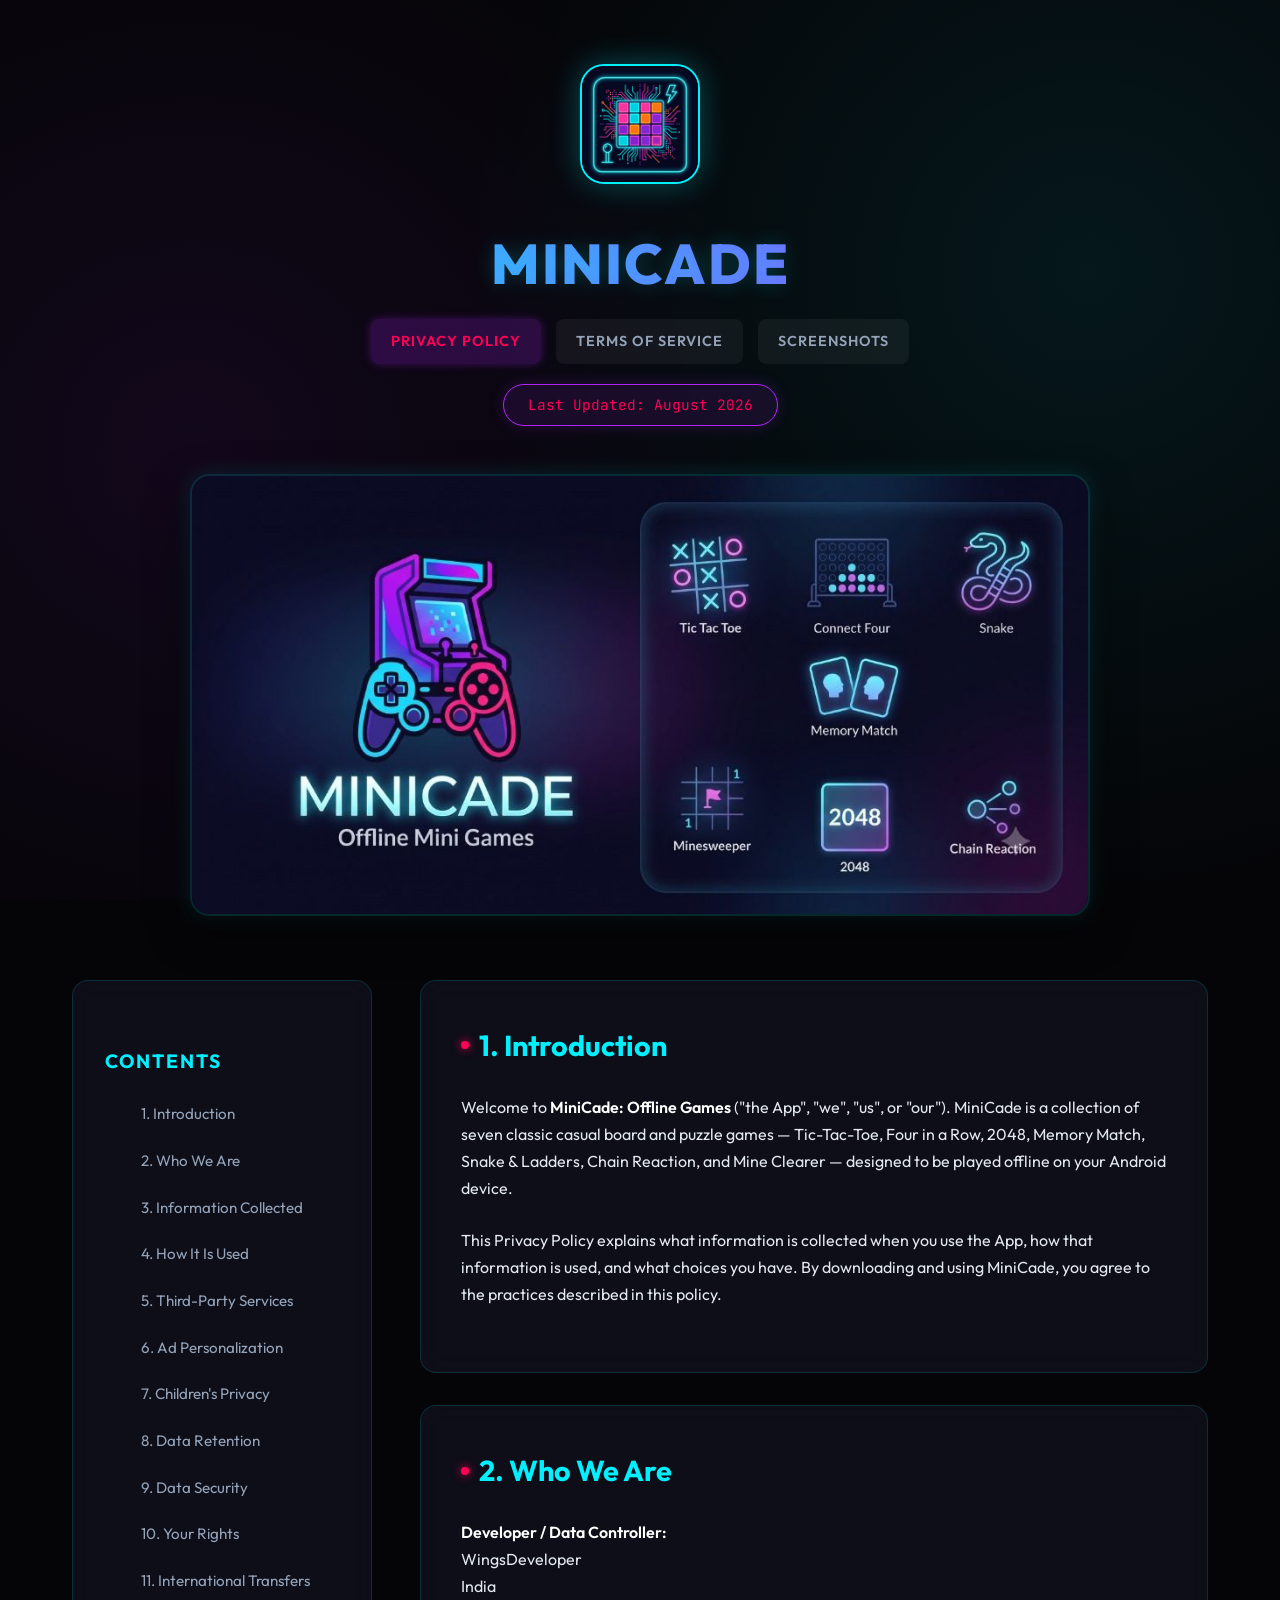
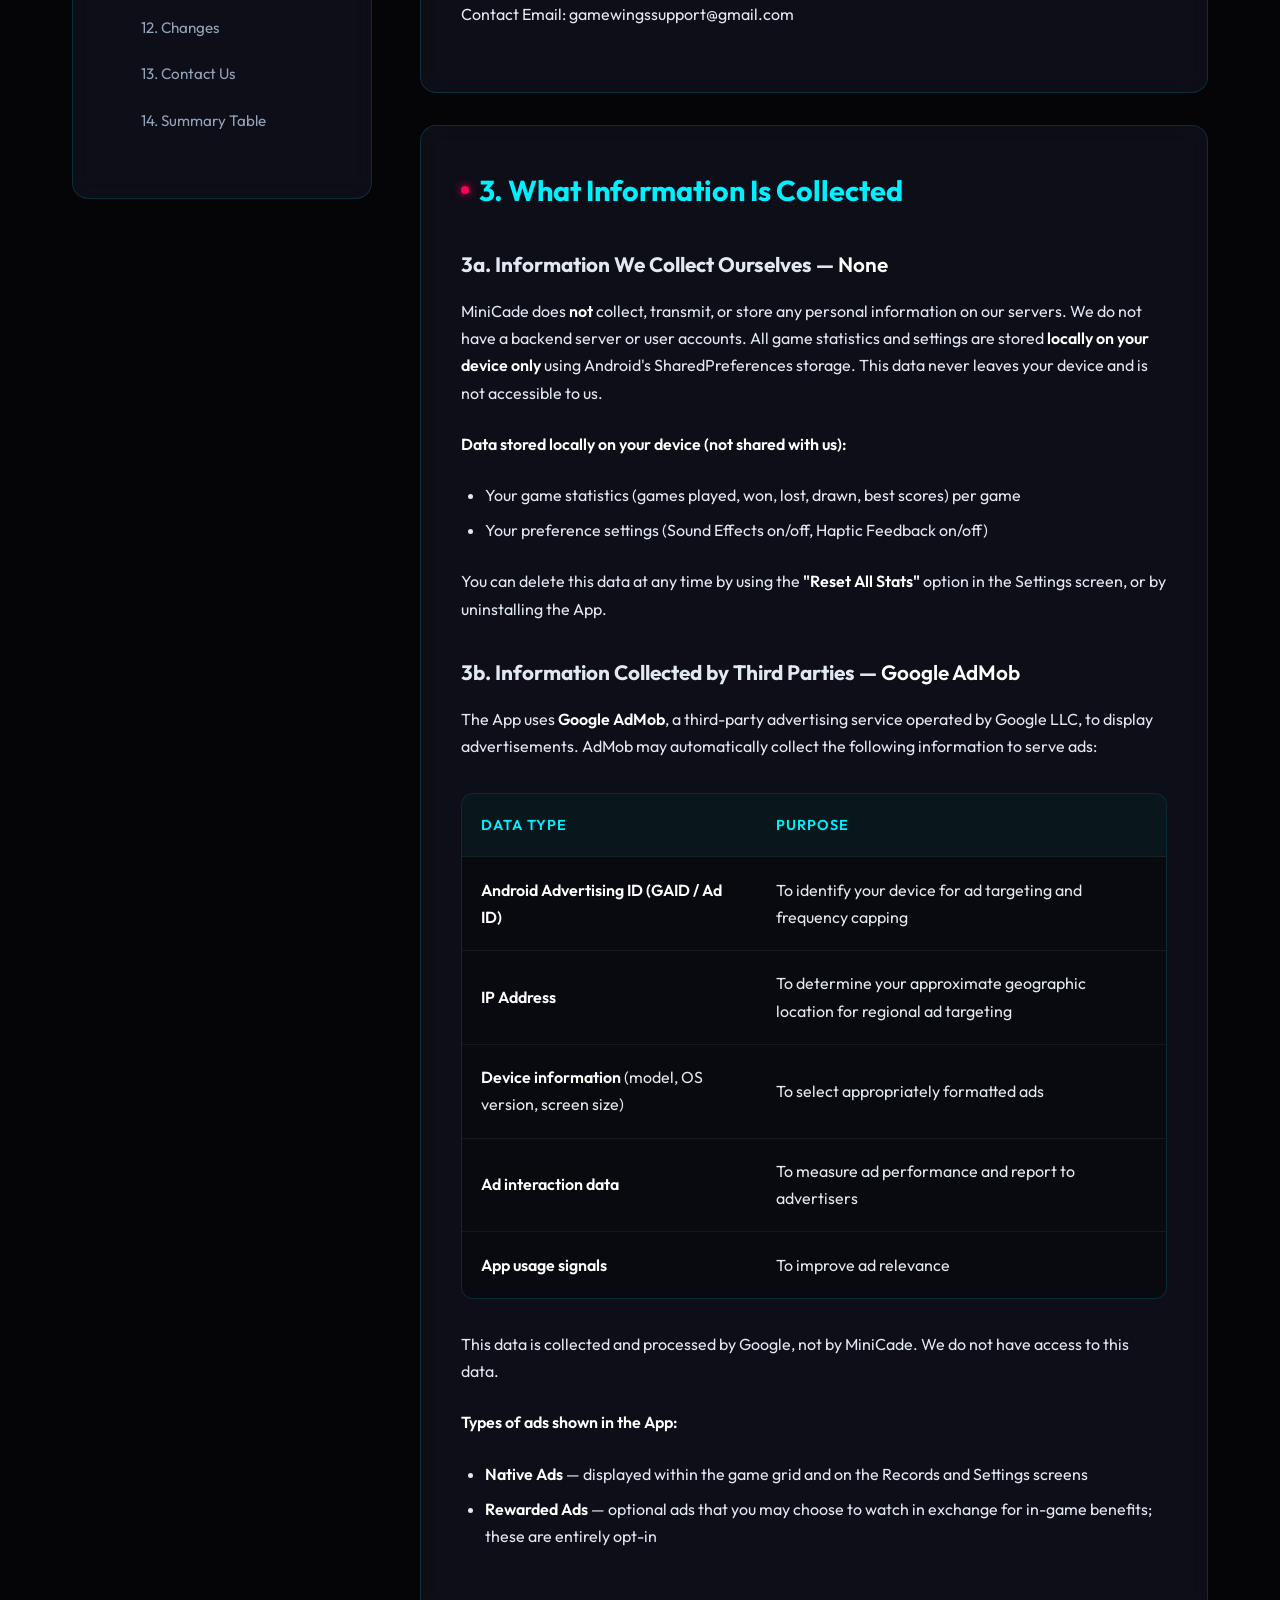
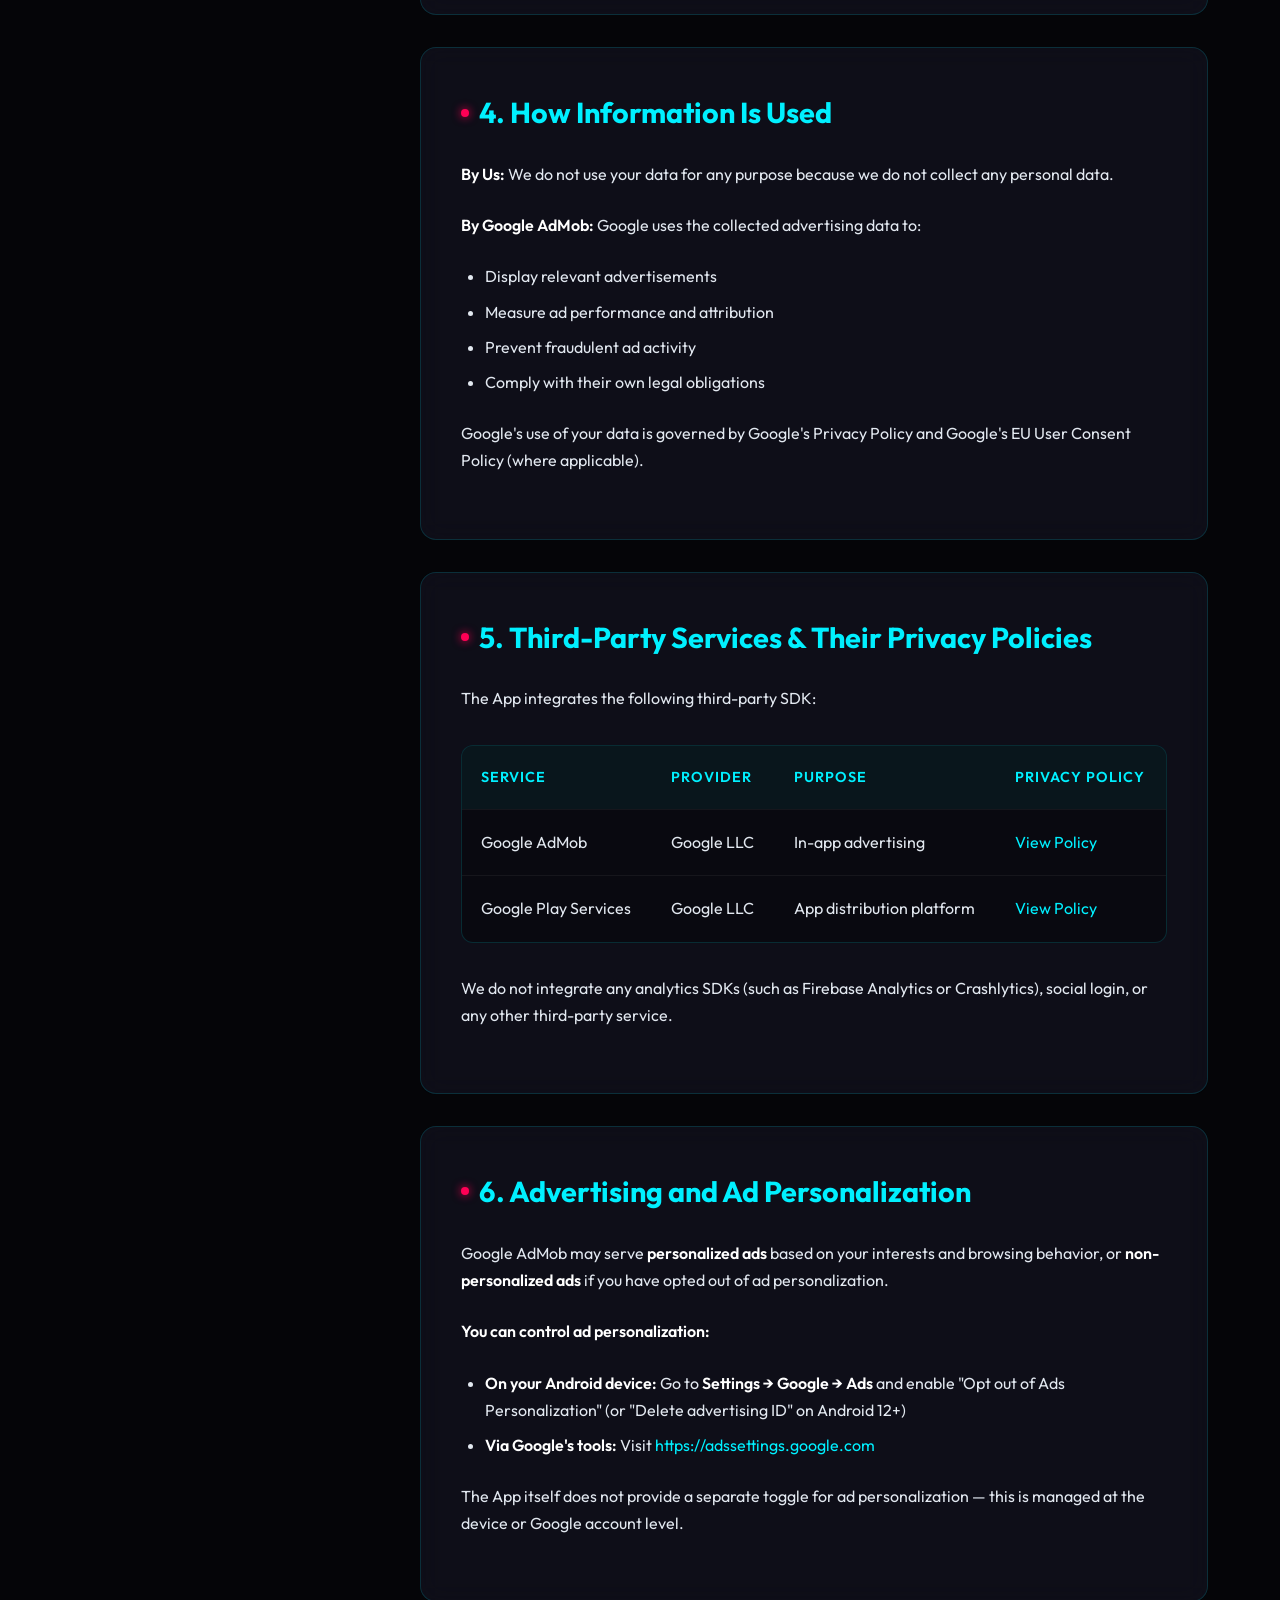
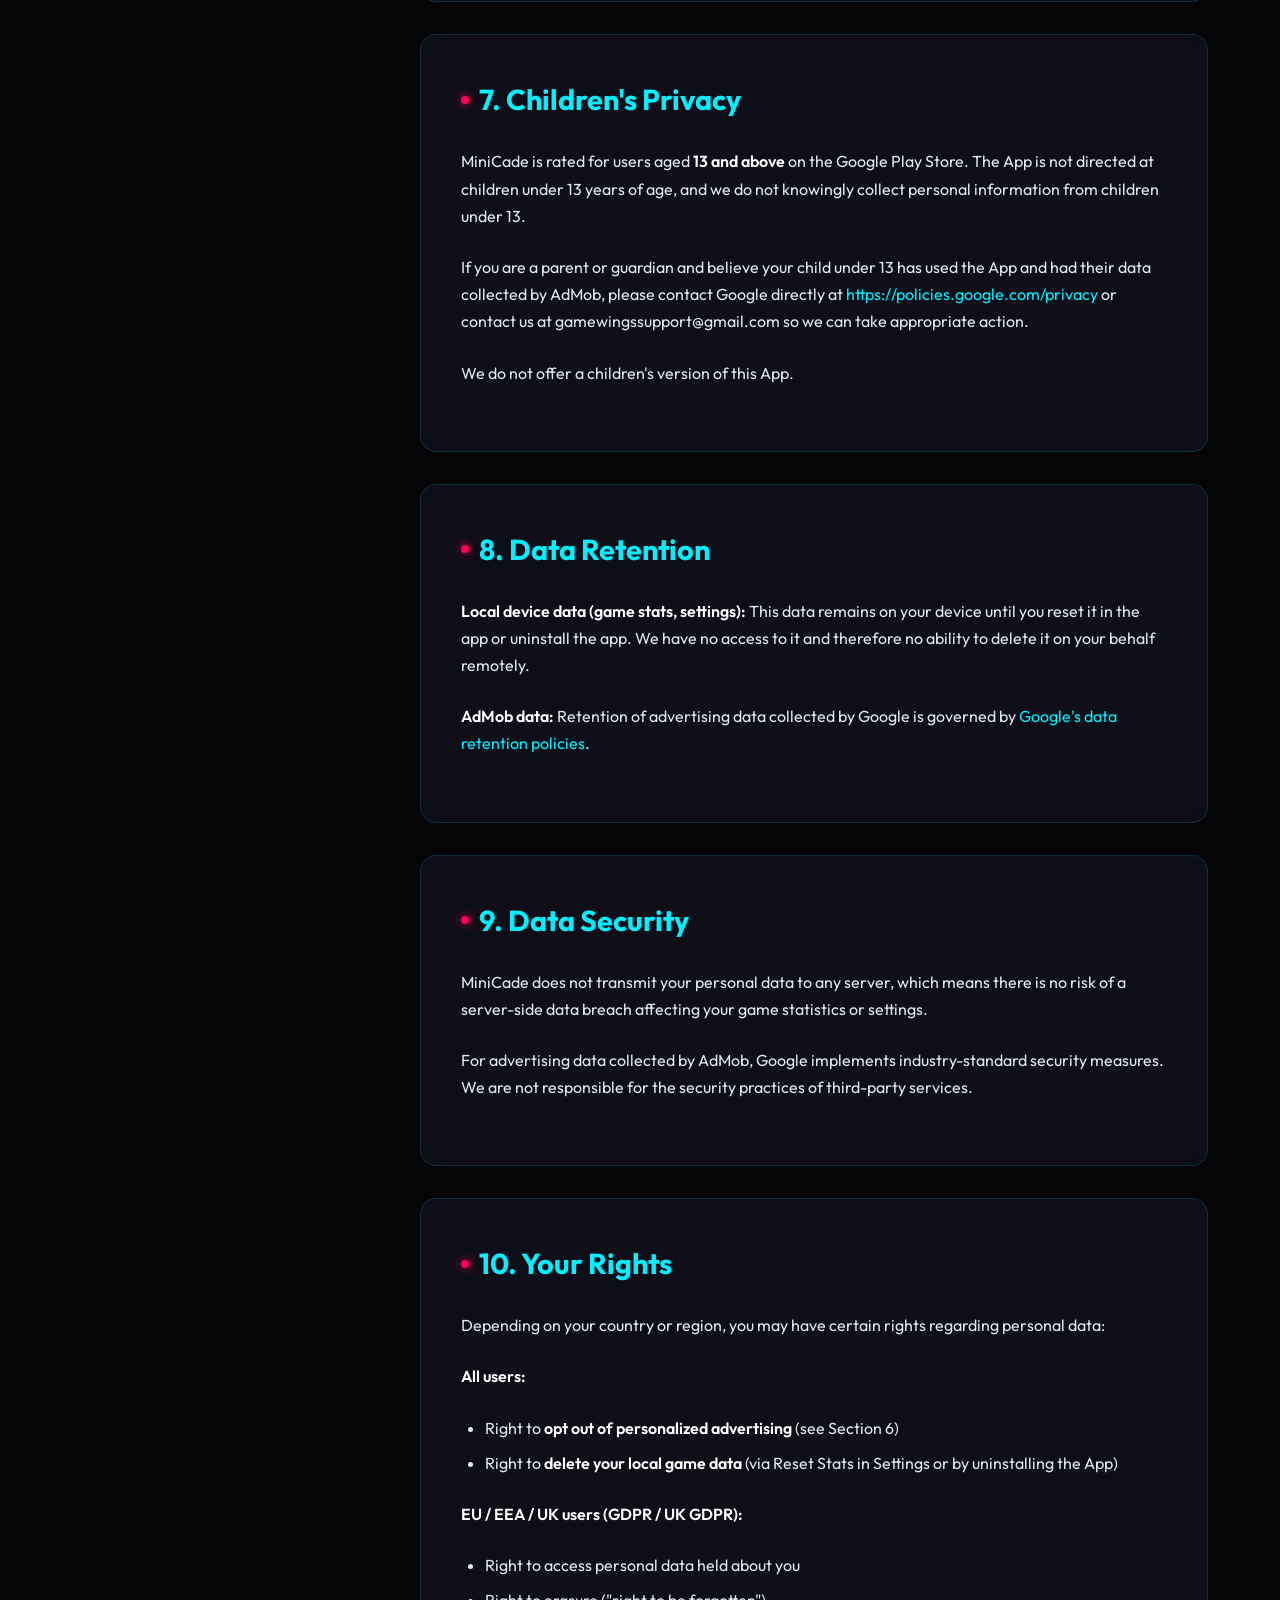
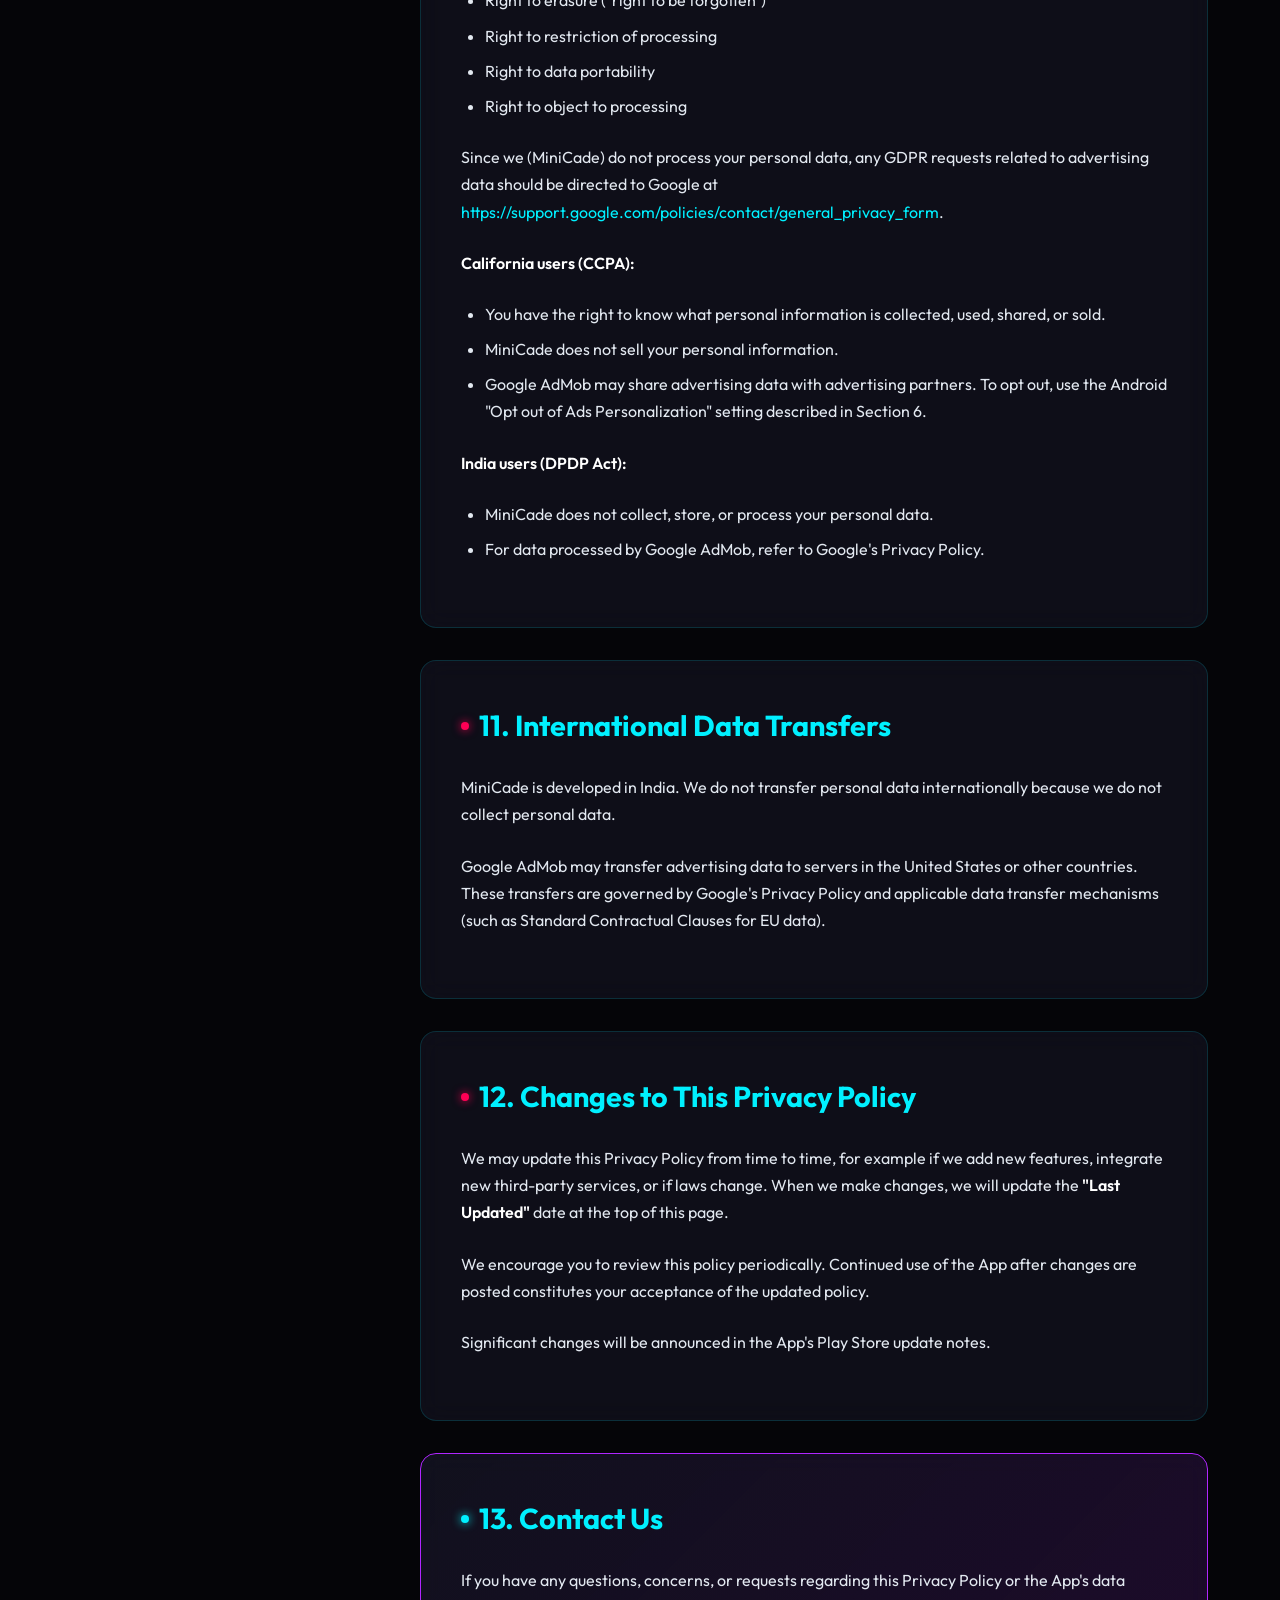
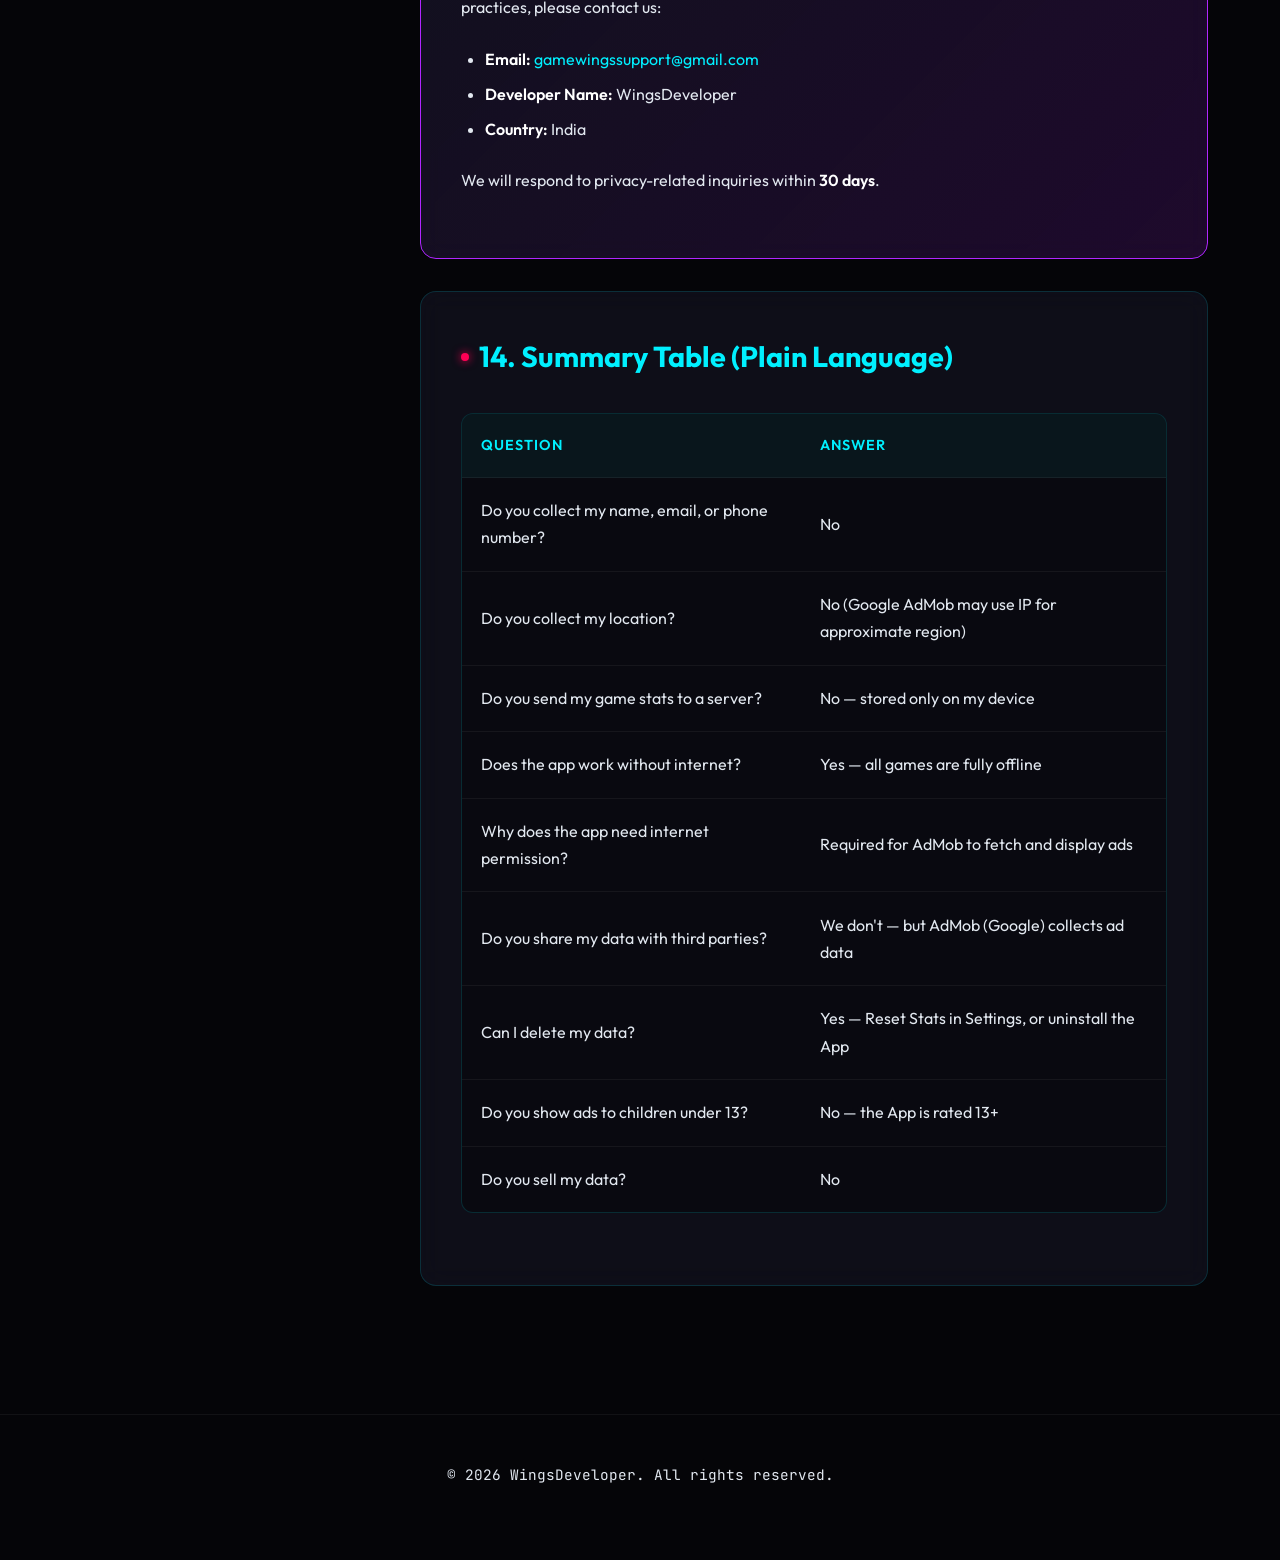
<file: index.html>
<!DOCTYPE html>
<html lang="en">
<head>
    <meta charset="UTF-8">
    <meta name="viewport" content="width=device-width, initial-scale=1.0">
    <meta name="description" content="Privacy Policy for MiniCade - Official documentation for our mobile application.">
    <title>Privacy Policy - MiniCade</title>
    <link rel="stylesheet" href="styles.css">
    <link rel="icon" type="image/png" href="icon.png">
</head>
<body>
    <header>
        <img src="icon.png" alt="MiniCade App Icon" class="brand-logo">
        <h1 class="brand-title">MINICADE</h1>
        <div class="nav-tabs">
            <a href="index.html" class="tab active">Privacy Policy</a>
            <a href="terms.html" class="tab">Terms of Service</a>
            <a href="screenshots.html" class="tab">Screenshots</a>
        </div>
        <div class="update-badge">
            Last Updated: August 2026
        </div>
        <img src="feature%20graphics.jpg" alt="MiniCade Games Overview" class="feature-graphic">
    </header>

    <div class="layout">
        <nav class="sidebar">
            <h3>Contents</h3>
            <ul class="nav-links">
                <li><a href="#intro">1. Introduction</a></li>
                <li><a href="#who-we-are">2. Who We Are</a></li>
                <li><a href="#information">3. Information Collected</a></li>
                <li><a href="#usage">4. How It Is Used</a></li>
                <li><a href="#third-party">5. Third-Party Services</a></li>
                <li><a href="#ads">6. Ad Personalization</a></li>
                <li><a href="#children">7. Children's Privacy</a></li>
                <li><a href="#retention">8. Data Retention</a></li>
                <li><a href="#security">9. Data Security</a></li>
                <li><a href="#rights">10. Your Rights</a></li>
                <li><a href="#international">11. International Transfers</a></li>
                <li><a href="#changes">12. Changes</a></li>
                <li><a href="#contact">13. Contact Us</a></li>
                <li><a href="#summary">14. Summary Table</a></li>
            </ul>
        </nav>

        <main class="content">
            <section id="intro">
                <h2>1. Introduction</h2>
                <p>Welcome to <strong>MiniCade: Offline Games</strong> ("the App", "we", "us", or "our"). MiniCade is a collection of seven classic casual board and puzzle games — Tic-Tac-Toe, Four in a Row, 2048, Memory Match, Snake & Ladders, Chain Reaction, and Mine Clearer — designed to be played offline on your Android device.</p>
                <p>This Privacy Policy explains what information is collected when you use the App, how that information is used, and what choices you have. By downloading and using MiniCade, you agree to the practices described in this policy.</p>
            </section>

            <section id="who-we-are">
                <h2>2. Who We Are</h2>
                <p><strong>Developer / Data Controller:</strong><br>
                WingsDeveloper<br>
                India<br>
                Contact Email: gamewingssupport@gmail.com</p>
            </section>

            <section id="information">
                <h2>3. What Information Is Collected</h2>
                
                <h3>3a. Information We Collect Ourselves — <strong>None</strong></h3>
                <p>MiniCade does <strong>not</strong> collect, transmit, or store any personal information on our servers. We do not have a backend server or user accounts. All game statistics and settings are stored <strong>locally on your device only</strong> using Android's SharedPreferences storage. This data never leaves your device and is not accessible to us.</p>
                
                <p><strong>Data stored locally on your device (not shared with us):</strong></p>
                <ul>
                    <li>Your game statistics (games played, won, lost, drawn, best scores) per game</li>
                    <li>Your preference settings (Sound Effects on/off, Haptic Feedback on/off)</li>
                </ul>
                
                <p>You can delete this data at any time by using the <strong>"Reset All Stats"</strong> option in the Settings screen, or by uninstalling the App.</p>

                <h3>3b. Information Collected by Third Parties — <strong>Google AdMob</strong></h3>
                <p>The App uses <strong>Google AdMob</strong>, a third-party advertising service operated by Google LLC, to display advertisements. AdMob may automatically collect the following information to serve ads:</p>
                
                <div class="table-container">
                    <table>
                        <thead>
                            <tr>
                                <th>Data Type</th>
                                <th>Purpose</th>
                            </tr>
                        </thead>
                        <tbody>
                            <tr>
                                <td><strong>Android Advertising ID (GAID / Ad ID)</strong></td>
                                <td>To identify your device for ad targeting and frequency capping</td>
                            </tr>
                            <tr>
                                <td><strong>IP Address</strong></td>
                                <td>To determine your approximate geographic location for regional ad targeting</td>
                            </tr>
                            <tr>
                                <td><strong>Device information</strong> (model, OS version, screen size)</td>
                                <td>To select appropriately formatted ads</td>
                            </tr>
                            <tr>
                                <td><strong>Ad interaction data</strong></td>
                                <td>To measure ad performance and report to advertisers</td>
                            </tr>
                            <tr>
                                <td><strong>App usage signals</strong></td>
                                <td>To improve ad relevance</td>
                            </tr>
                        </tbody>
                    </table>
                </div>

                <p>This data is collected and processed by Google, not by MiniCade. We do not have access to this data.</p>

                <p><strong>Types of ads shown in the App:</strong></p>
                <ul>
                    <li><strong>Native Ads</strong> — displayed within the game grid and on the Records and Settings screens</li>
                    <li><strong>Rewarded Ads</strong> — optional ads that you may choose to watch in exchange for in-game benefits; these are entirely opt-in</li>
                </ul>
            </section>

            <section id="usage">
                <h2>4. How Information Is Used</h2>
                <p><strong>By Us:</strong> We do not use your data for any purpose because we do not collect any personal data.</p>
                <p><strong>By Google AdMob:</strong> Google uses the collected advertising data to:</p>
                <ul>
                    <li>Display relevant advertisements</li>
                    <li>Measure ad performance and attribution</li>
                    <li>Prevent fraudulent ad activity</li>
                    <li>Comply with their own legal obligations</li>
                </ul>
                <p>Google's use of your data is governed by Google's Privacy Policy and Google's EU User Consent Policy (where applicable).</p>
            </section>

            <section id="third-party">
                <h2>5. Third-Party Services & Their Privacy Policies</h2>
                <p>The App integrates the following third-party SDK:</p>
                
                <div class="table-container">
                    <table>
                        <thead>
                            <tr>
                                <th>Service</th>
                                <th>Provider</th>
                                <th>Purpose</th>
                                <th>Privacy Policy</th>
                            </tr>
                        </thead>
                        <tbody>
                            <tr>
                                <td>Google AdMob</td>
                                <td>Google LLC</td>
                                <td>In-app advertising</td>
                                <td><a href="https://policies.google.com/privacy" target="_blank" rel="noopener noreferrer">View Policy</a></td>
                            </tr>
                            <tr>
                                <td>Google Play Services</td>
                                <td>Google LLC</td>
                                <td>App distribution platform</td>
                                <td><a href="https://policies.google.com/privacy" target="_blank" rel="noopener noreferrer">View Policy</a></td>
                            </tr>
                        </tbody>
                    </table>
                </div>
                <p>We do not integrate any analytics SDKs (such as Firebase Analytics or Crashlytics), social login, or any other third-party service.</p>
            </section>

            <section id="ads">
                <h2>6. Advertising and Ad Personalization</h2>
                <p>Google AdMob may serve <strong>personalized ads</strong> based on your interests and browsing behavior, or <strong>non-personalized ads</strong> if you have opted out of ad personalization.</p>
                <p><strong>You can control ad personalization:</strong></p>
                <ul>
                    <li><strong>On your Android device:</strong> Go to <strong>Settings → Google → Ads</strong> and enable "Opt out of Ads Personalization" (or "Delete advertising ID" on Android 12+)</li>
                    <li><strong>Via Google's tools:</strong> Visit <a href="https://adssettings.google.com" target="_blank" rel="noopener noreferrer">https://adssettings.google.com</a></li>
                </ul>
                <p>The App itself does not provide a separate toggle for ad personalization — this is managed at the device or Google account level.</p>
            </section>

            <section id="children">
                <h2>7. Children's Privacy</h2>
                <p>MiniCade is rated for users aged <strong>13 and above</strong> on the Google Play Store. The App is not directed at children under 13 years of age, and we do not knowingly collect personal information from children under 13.</p>
                <p>If you are a parent or guardian and believe your child under 13 has used the App and had their data collected by AdMob, please contact Google directly at <a href="https://policies.google.com/privacy" target="_blank" rel="noopener noreferrer">https://policies.google.com/privacy</a> or contact us at gamewingssupport@gmail.com so we can take appropriate action.</p>
                <p>We do not offer a children's version of this App.</p>
            </section>

            <section id="retention">
                <h2>8. Data Retention</h2>
                <p><strong>Local device data (game stats, settings):</strong> This data remains on your device until you reset it in the app or uninstall the app. We have no access to it and therefore no ability to delete it on your behalf remotely.</p>
                <p><strong>AdMob data:</strong> Retention of advertising data collected by Google is governed by <a href="https://policies.google.com/technologies/retention" target="_blank" rel="noopener noreferrer">Google's data retention policies</a>.</p>
            </section>

            <section id="security">
                <h2>9. Data Security</h2>
                <p>MiniCade does not transmit your personal data to any server, which means there is no risk of a server-side data breach affecting your game statistics or settings.</p>
                <p>For advertising data collected by AdMob, Google implements industry-standard security measures. We are not responsible for the security practices of third-party services.</p>
            </section>

            <section id="rights">
                <h2>10. Your Rights</h2>
                <p>Depending on your country or region, you may have certain rights regarding personal data:</p>
                <p><strong>All users:</strong></p>
                <ul>
                    <li>Right to <strong>opt out of personalized advertising</strong> (see Section 6)</li>
                    <li>Right to <strong>delete your local game data</strong> (via Reset Stats in Settings or by uninstalling the App)</li>
                </ul>
                <p><strong>EU / EEA / UK users (GDPR / UK GDPR):</strong></p>
                <ul>
                    <li>Right to access personal data held about you</li>
                    <li>Right to erasure ("right to be forgotten")</li>
                    <li>Right to restriction of processing</li>
                    <li>Right to data portability</li>
                    <li>Right to object to processing</li>
                </ul>
                <p>Since we (MiniCade) do not process your personal data, any GDPR requests related to advertising data should be directed to Google at <a href="https://support.google.com/policies/contact/general_privacy_form" target="_blank" rel="noopener noreferrer">https://support.google.com/policies/contact/general_privacy_form</a>.</p>
                
                <p><strong>California users (CCPA):</strong></p>
                <ul>
                    <li>You have the right to know what personal information is collected, used, shared, or sold.</li>
                    <li>MiniCade does not sell your personal information.</li>
                    <li>Google AdMob may share advertising data with advertising partners. To opt out, use the Android "Opt out of Ads Personalization" setting described in Section 6.</li>
                </ul>
                
                <p><strong>India users (DPDP Act):</strong></p>
                <ul>
                    <li>MiniCade does not collect, store, or process your personal data.</li>
                    <li>For data processed by Google AdMob, refer to Google's Privacy Policy.</li>
                </ul>
            </section>

            <section id="international">
                <h2>11. International Data Transfers</h2>
                <p>MiniCade is developed in India. We do not transfer personal data internationally because we do not collect personal data.</p>
                <p>Google AdMob may transfer advertising data to servers in the United States or other countries. These transfers are governed by Google's Privacy Policy and applicable data transfer mechanisms (such as Standard Contractual Clauses for EU data).</p>
            </section>

            <section id="changes">
                <h2>12. Changes to This Privacy Policy</h2>
                <p>We may update this Privacy Policy from time to time, for example if we add new features, integrate new third-party services, or if laws change. When we make changes, we will update the <strong>"Last Updated"</strong> date at the top of this page.</p>
                <p>We encourage you to review this policy periodically. Continued use of the App after changes are posted constitutes your acceptance of the updated policy.</p>
                <p>Significant changes will be announced in the App's Play Store update notes.</p>
            </section>

            <section id="contact" class="contact-box">
                <h2>13. Contact Us</h2>
                <p>If you have any questions, concerns, or requests regarding this Privacy Policy or the App's data practices, please contact us:</p>
                <ul>
                    <li><strong>Email:</strong> <a href="mailto:gamewingssupport@gmail.com">gamewingssupport@gmail.com</a></li>
                    <li><strong>Developer Name:</strong> WingsDeveloper</li>
                    <li><strong>Country:</strong> India</li>
                </ul>
                <p>We will respond to privacy-related inquiries within <strong>30 days</strong>.</p>
            </section>

            <section id="summary">
                <h2>14. Summary Table (Plain Language)</h2>
                <div class="table-container">
                    <table>
                        <thead>
                            <tr>
                                <th>Question</th>
                                <th>Answer</th>
                            </tr>
                        </thead>
                        <tbody>
                            <tr>
                                <td>Do you collect my name, email, or phone number?</td>
                                <td>No</td>
                            </tr>
                            <tr>
                                <td>Do you collect my location?</td>
                                <td>No (Google AdMob may use IP for approximate region)</td>
                            </tr>
                            <tr>
                                <td>Do you send my game stats to a server?</td>
                                <td>No — stored only on my device</td>
                            </tr>
                            <tr>
                                <td>Does the app work without internet?</td>
                                <td>Yes — all games are fully offline</td>
                            </tr>
                            <tr>
                                <td>Why does the app need internet permission?</td>
                                <td>Required for AdMob to fetch and display ads</td>
                            </tr>
                            <tr>
                                <td>Do you share my data with third parties?</td>
                                <td>We don't — but AdMob (Google) collects ad data</td>
                            </tr>
                            <tr>
                                <td>Can I delete my data?</td>
                                <td>Yes — Reset Stats in Settings, or uninstall the App</td>
                            </tr>
                            <tr>
                                <td>Do you show ads to children under 13?</td>
                                <td>No — the App is rated 13+</td>
                            </tr>
                            <tr>
                                <td>Do you sell my data?</td>
                                <td>No</td>
                            </tr>
                        </tbody>
                    </table>
                </div>
            </section>
        </main>
    </div>

    <footer>
        <p>&copy; 2026 WingsDeveloper. All rights reserved.</p>
    </footer>

    <script>
        // Smooth highlighting for sidebar based on scroll
        const sections = document.querySelectorAll("section");
        const navLinks = document.querySelectorAll(".nav-links a");

        window.addEventListener("scroll", () => {
            let current = "";
            sections.forEach((section) => {
                const sectionTop = section.offsetTop;
                const sectionHeight = section.clientHeight;
                if (scrollY >= sectionTop - 150) {
                    current = section.getAttribute("id");
                }
            });

            navLinks.forEach((link) => {
                link.style.color = "var(--text-secondary)";
                link.style.borderLeftColor = "transparent";
                if (link.getAttribute("href").includes(current) && current !== "") {
                    link.style.color = "var(--text-primary)";
                    link.style.borderLeftColor = "var(--neon-purple)";
                }
            });
        });
    </script>
</body>
</html>
</file>
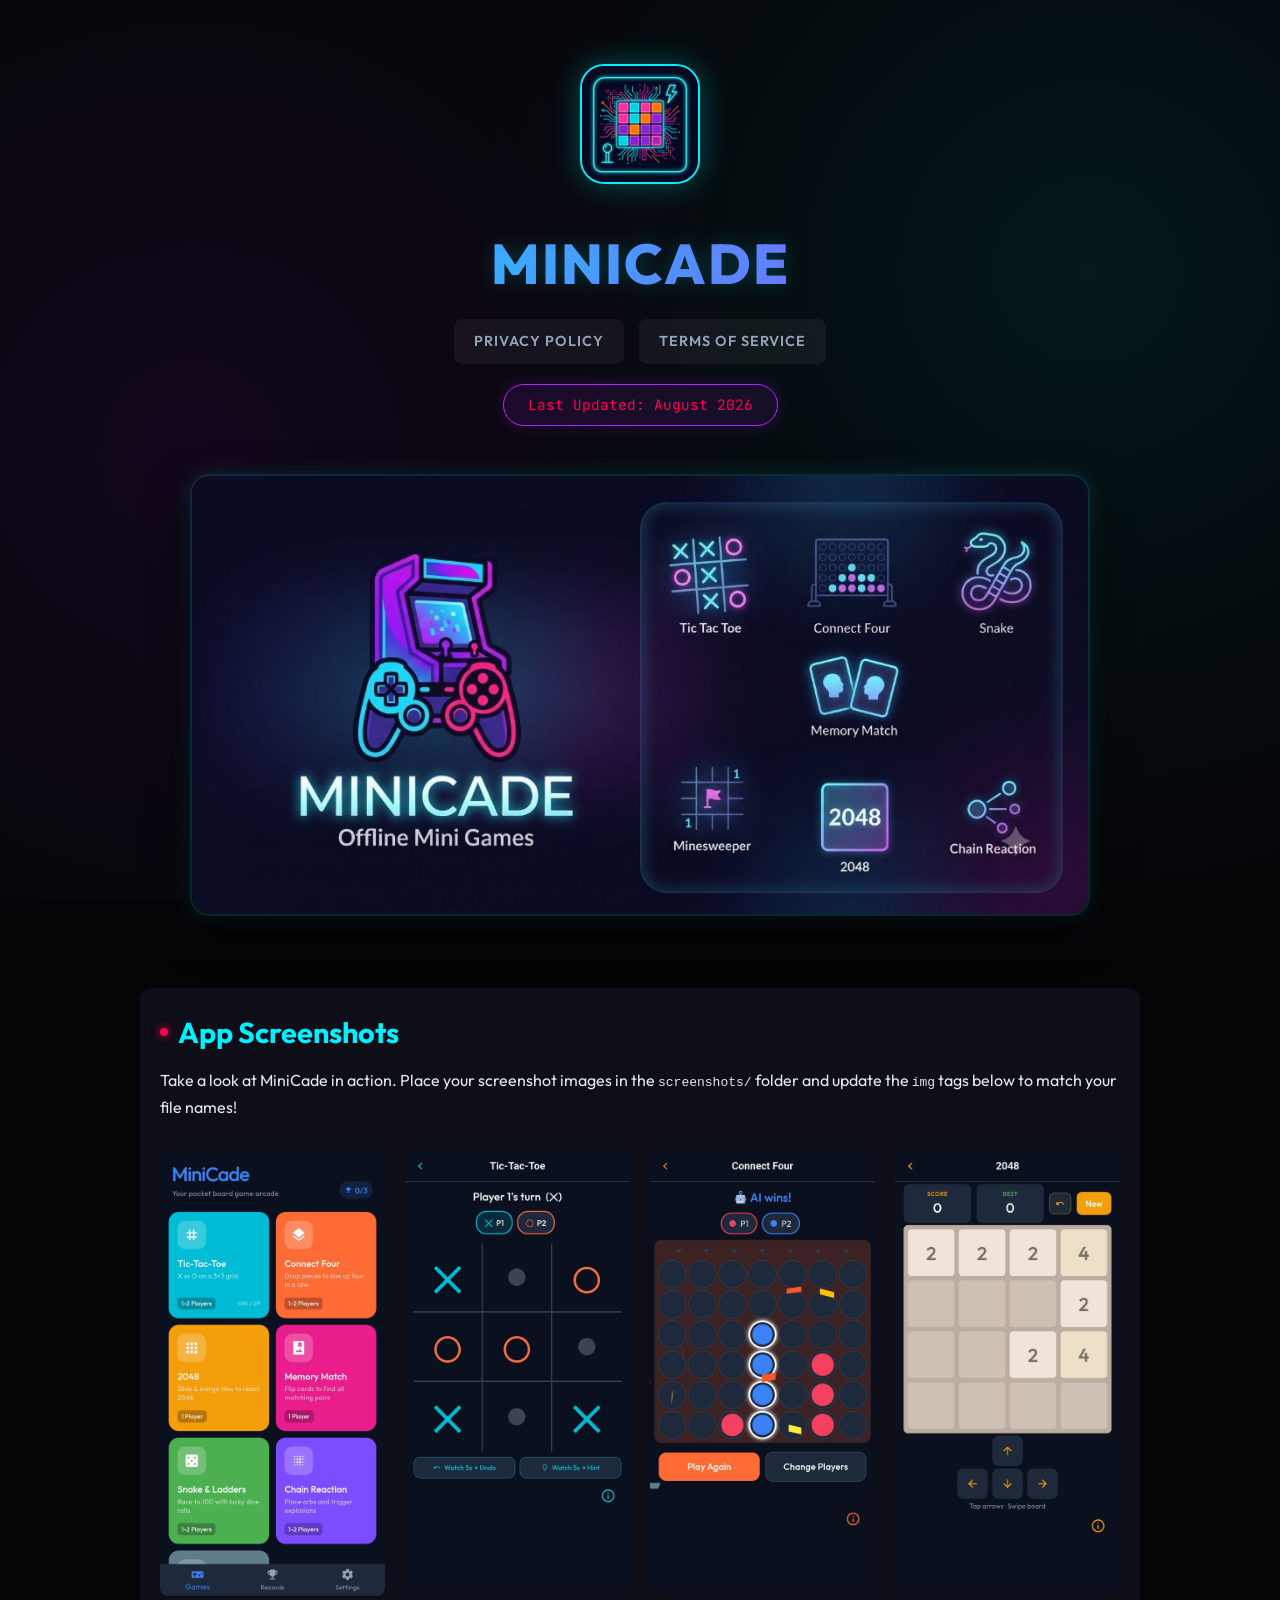
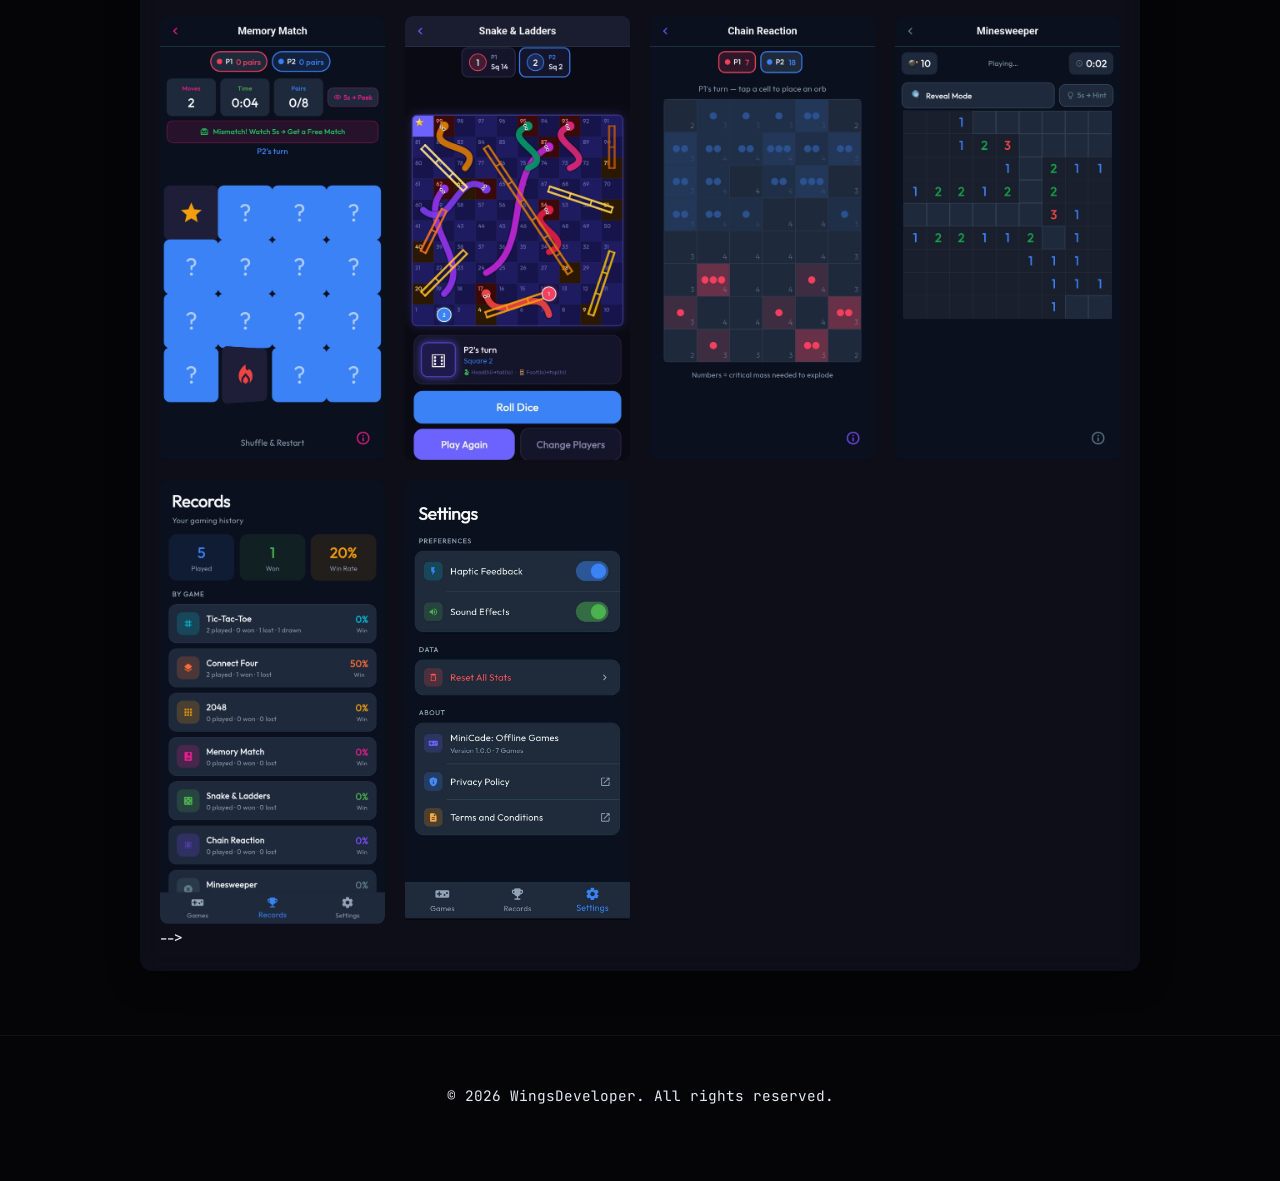
<file: screenshots.html>
<!DOCTYPE html>
<html lang="en">
<head>
    <meta charset="UTF-8">
    <meta name="viewport" content="width=device-width, initial-scale=1.0">
    <meta name="description" content="Screenshots of MiniCade - Visual preview of our mobile application.">
    <title>Screenshots - MiniCade</title>
    <link rel="stylesheet" href="styles.css">
    <link rel="icon" type="image/png" href="icon.png">
</head>
<body>
    <header>
        <img src="icon.png" alt="MiniCade App Icon" class="brand-logo">
        <h1 class="brand-title">MINICADE</h1>
        <div class="nav-tabs">
            <a href="index.html" class="tab">Privacy Policy</a>
            <a href="terms.html" class="tab">Terms of Service</a>
        </div>
        <div class="update-badge">
            Last Updated: August 2026
        </div>
        <img src="feature%20graphics.jpg" alt="MiniCade Games Overview" class="feature-graphic">
    </header>

        <main class="screenshots-container">
        <h2>App Screenshots</h2>
        <p>Take a look at MiniCade in action. Place your screenshot images in the <code>screenshots/</code> folder and update the <code>img</code> tags below to match your file names!</p>
        <div class="screenshots-grid">
            <div class="screenshot-card"><img src="screenshots/Screenshot_20260823-214522.jpg" alt="App Screenshot"></div>
            <div class="screenshot-card"><img src="screenshots/Screenshot_20260823-214729.jpg" alt="App Screenshot"></div>
            <div class="screenshot-card"><img src="screenshots/Screenshot_20260823-214931.jpg" alt="App Screenshot"></div>
            <div class="screenshot-card"><img src="screenshots/Screenshot_20260823-214944.jpg" alt="App Screenshot"></div>
            <div class="screenshot-card"><img src="screenshots/Screenshot_20260823-214956.jpg" alt="App Screenshot"></div>
            <div class="screenshot-card"><img src="screenshots/Screenshot_20260823-215028.jpg" alt="App Screenshot"></div>
            <div class="screenshot-card"><img src="screenshots/Screenshot_20260823-215145.jpg" alt="App Screenshot"></div>
            <div class="screenshot-card"><img src="screenshots/Screenshot_20260823-215159.jpg" alt="App Screenshot"></div>
            <div class="screenshot-card"><img src="screenshots/Screenshot_20260823-215208.jpg" alt="App Screenshot"></div>
            <div class="screenshot-card"><img src="screenshots/WhatsApp Image 2026-08-23 at 23.15.53.jpeg" alt="App Screenshot"></div>
        </div> -->
            <!-- <div class="screenshot-card"><img src="screenshots/screenshot2.jpg" alt="Screenshot 2"></div> -->
            <!-- <div class="screenshot-card"><img src="screenshots/screenshot3.jpg" alt="Screenshot 3"></div> -->
        </div>
    </main>

    <footer>
        <p>&copy; 2026 WingsDeveloper. All rights reserved.</p>
    </footer>

    <script>
        // Smooth highlighting for sidebar based on scroll
        const sections = document.querySelectorAll("section");
        const navLinks = document.querySelectorAll(".nav-links a");

        window.addEventListener("scroll", () => {
            let current = "";
            sections.forEach((section) => {
                const sectionTop = section.offsetTop;
                const sectionHeight = section.clientHeight;
                if (scrollY >= sectionTop - 150) {
                    current = section.getAttribute("id");
                }
            });

            navLinks.forEach((link) => {
                link.style.color = "var(--text-secondary)";
                link.style.borderLeftColor = "transparent";
                if (link.getAttribute("href").includes(current) && current !== "") {
                    link.style.color = "var(--text-primary)";
                    link.style.borderLeftColor = "var(--neon-purple)";
                }
            });
        });
    </script>
</body>
</html>
</file>
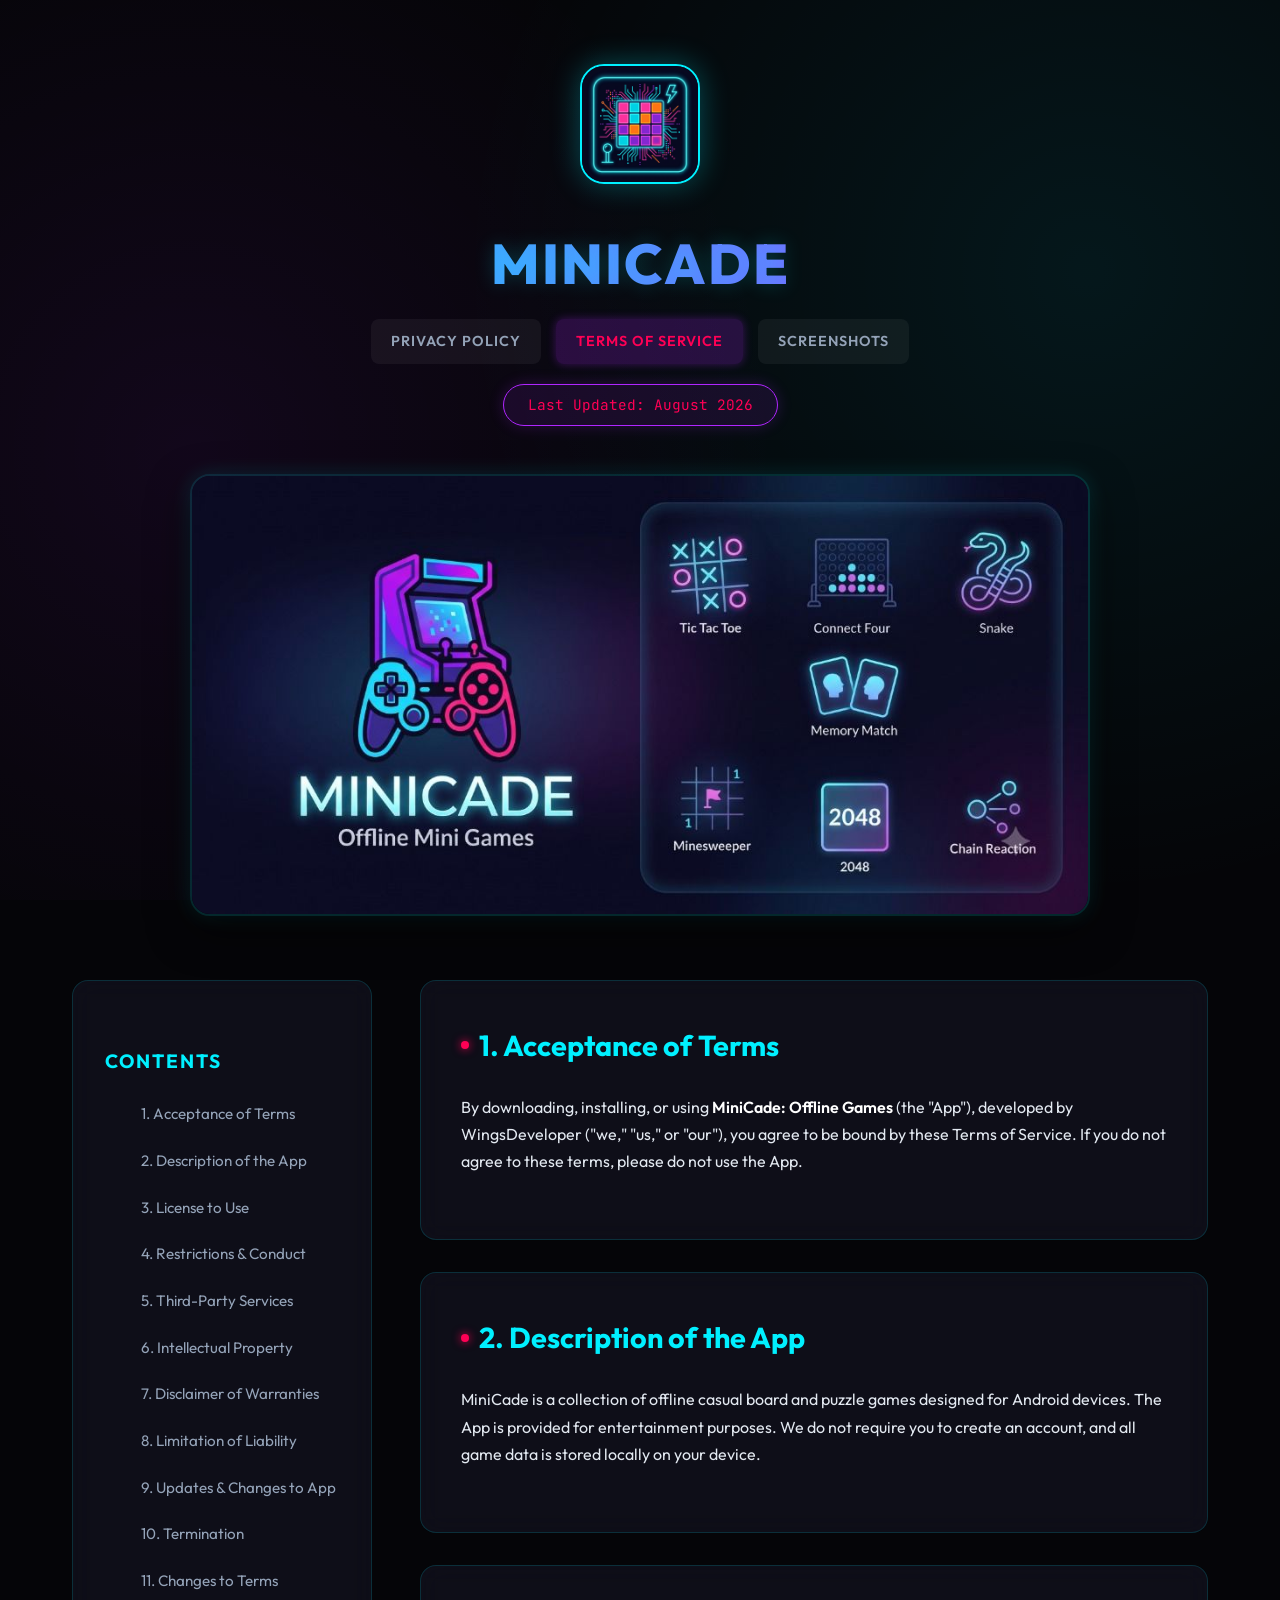
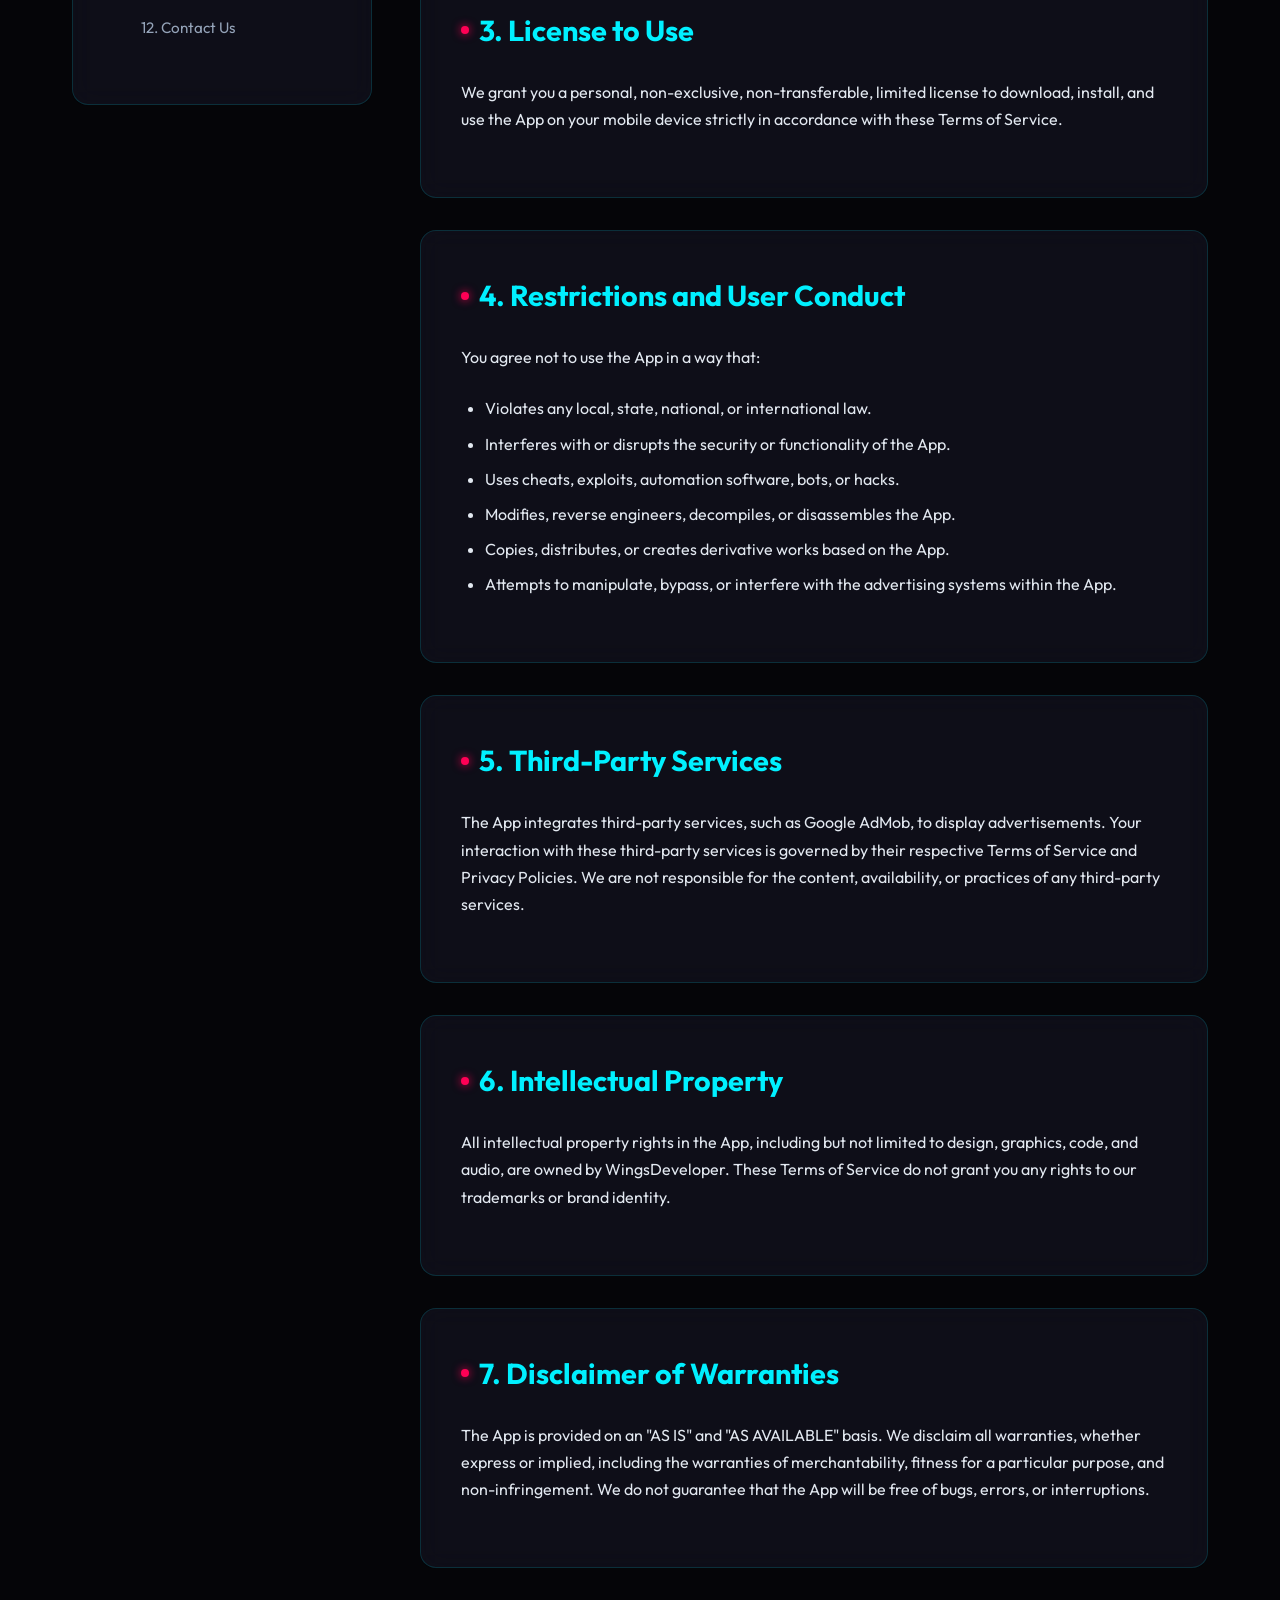
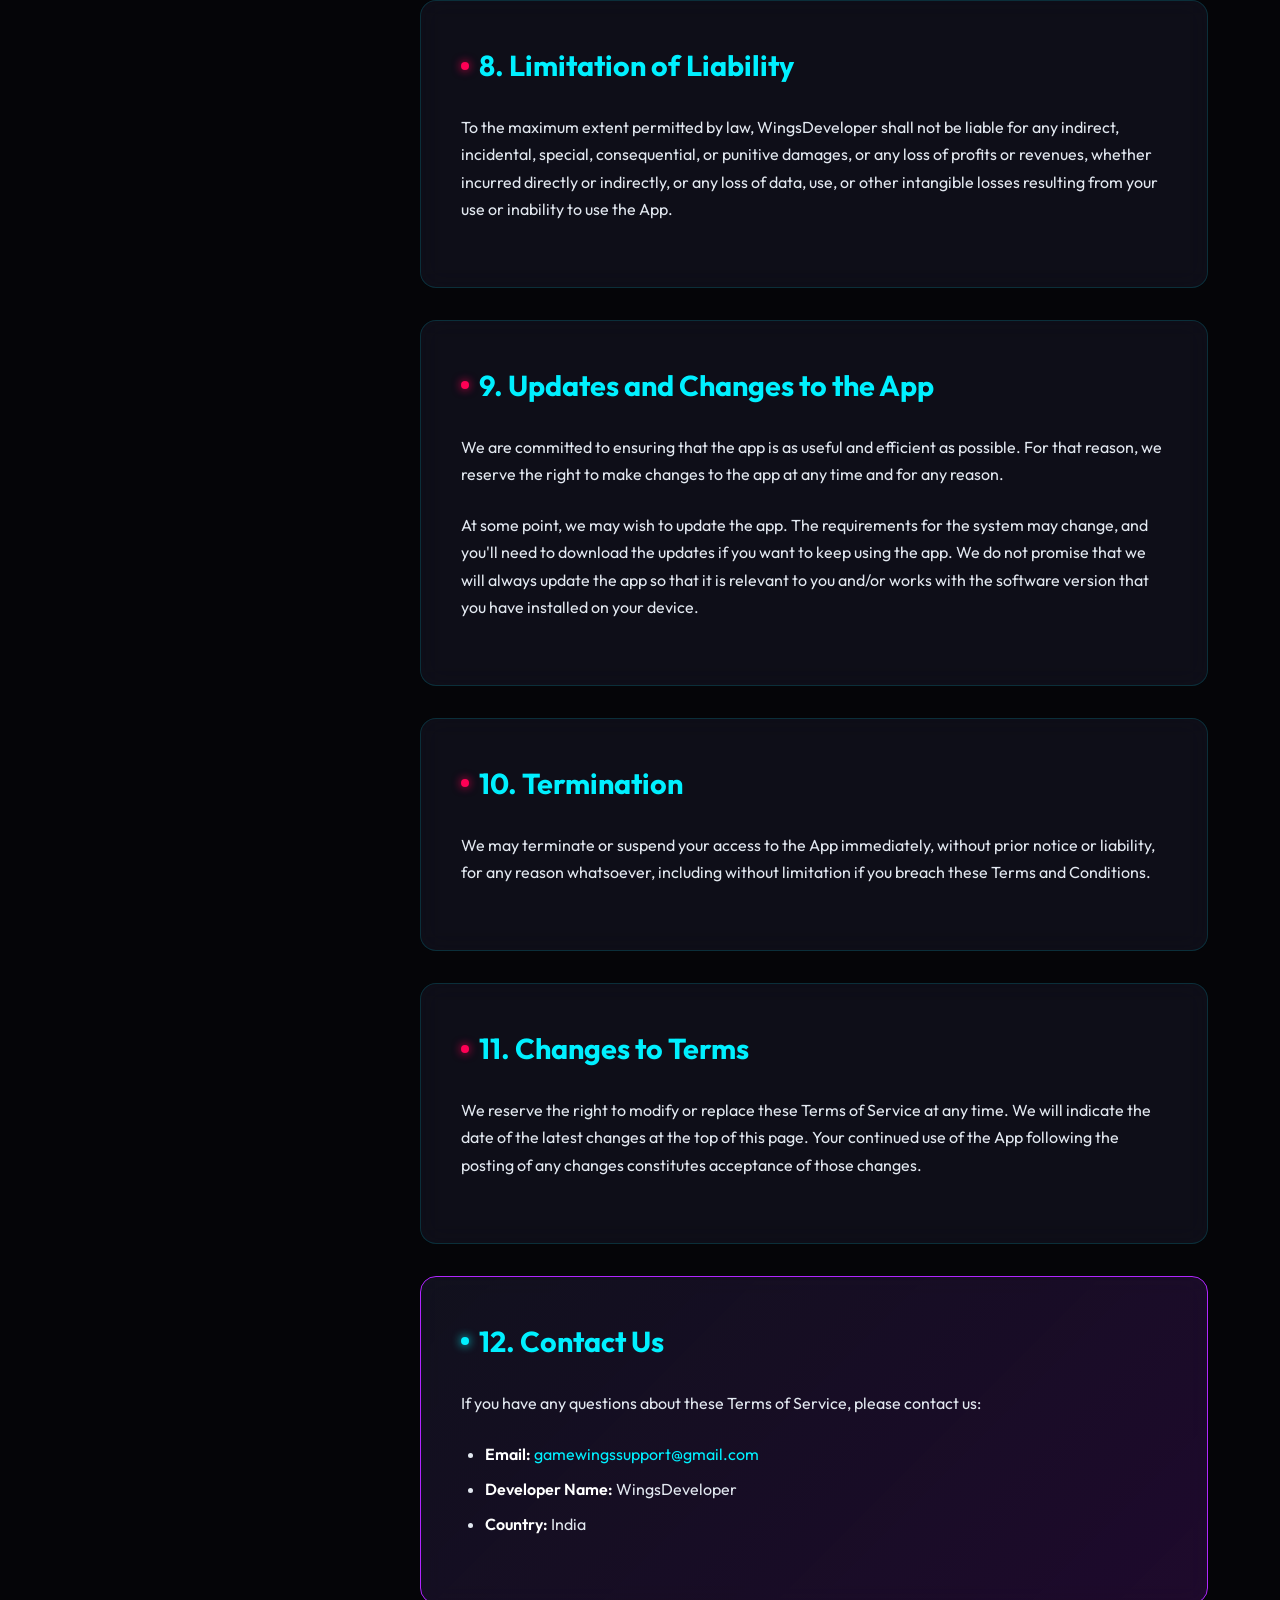
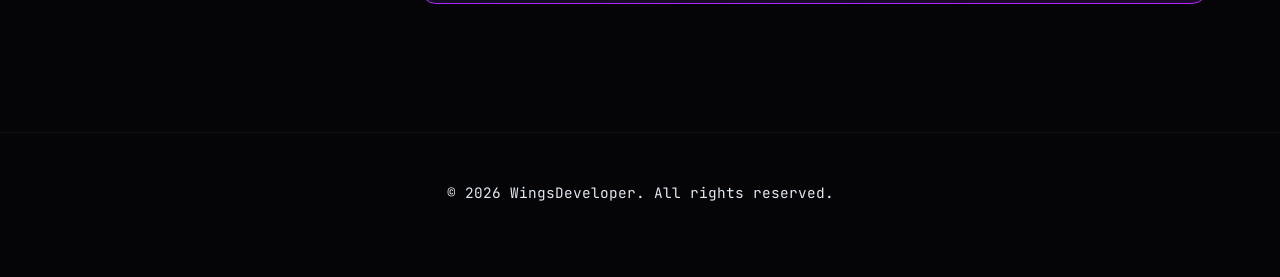
<file: terms.html>
<!DOCTYPE html>
<html lang="en">
<head>
    <meta charset="UTF-8">
    <meta name="viewport" content="width=device-width, initial-scale=1.0">
    <meta name="description" content="Terms of Service for MiniCade - Official documentation for our mobile application.">
    <title>Terms of Service - MiniCade</title>
    <link rel="stylesheet" href="styles.css">
    <link rel="icon" type="image/png" href="icon.png">
</head>
<body>
    <header>
        <img src="icon.png" alt="MiniCade App Icon" class="brand-logo">
        <h1 class="brand-title">MINICADE</h1>
        <div class="nav-tabs">
            <a href="index.html" class="tab">Privacy Policy</a>
            <a href="terms.html" class="tab active">Terms of Service</a>
            <a href="screenshots.html" class="tab">Screenshots</a>
        </div>
        <div class="update-badge">
            Last Updated: August 2026
        </div>
        <img src="feature%20graphics.jpg" alt="MiniCade Games Overview" class="feature-graphic">
    </header>

    <div class="layout">
        <nav class="sidebar">
            <h3>Contents</h3>
            <ul class="nav-links">
                <li><a href="#acceptance">1. Acceptance of Terms</a></li>
                <li><a href="#description">2. Description of the App</a></li>
                <li><a href="#license">3. License to Use</a></li>
                <li><a href="#restrictions">4. Restrictions & Conduct</a></li>
                <li><a href="#third-party">5. Third-Party Services</a></li>
                <li><a href="#ip">6. Intellectual Property</a></li>
                <li><a href="#disclaimer">7. Disclaimer of Warranties</a></li>
                <li><a href="#limitation">8. Limitation of Liability</a></li>
                <li><a href="#updates">9. Updates & Changes to App</a></li>
                <li><a href="#termination">10. Termination</a></li>
                <li><a href="#changes">11. Changes to Terms</a></li>
                <li><a href="#contact">12. Contact Us</a></li>
            </ul>
        </nav>

        <main class="content">
            <section id="acceptance">
                <h2>1. Acceptance of Terms</h2>
                <p>By downloading, installing, or using <strong>MiniCade: Offline Games</strong> (the "App"), developed by WingsDeveloper ("we," "us," or "our"), you agree to be bound by these Terms of Service. If you do not agree to these terms, please do not use the App.</p>
            </section>

            <section id="description">
                <h2>2. Description of the App</h2>
                <p>MiniCade is a collection of offline casual board and puzzle games designed for Android devices. The App is provided for entertainment purposes. We do not require you to create an account, and all game data is stored locally on your device.</p>
            </section>

            <section id="license">
                <h2>3. License to Use</h2>
                <p>We grant you a personal, non-exclusive, non-transferable, limited license to download, install, and use the App on your mobile device strictly in accordance with these Terms of Service.</p>
            </section>

            <section id="restrictions">
                <h2>4. Restrictions and User Conduct</h2>
                <p>You agree not to use the App in a way that:</p>
                <ul>
                    <li>Violates any local, state, national, or international law.</li>
                    <li>Interferes with or disrupts the security or functionality of the App.</li>
                    <li>Uses cheats, exploits, automation software, bots, or hacks.</li>
                    <li>Modifies, reverse engineers, decompiles, or disassembles the App.</li>
                    <li>Copies, distributes, or creates derivative works based on the App.</li>
                    <li>Attempts to manipulate, bypass, or interfere with the advertising systems within the App.</li>
                </ul>
            </section>

            <section id="third-party">
                <h2>5. Third-Party Services</h2>
                <p>The App integrates third-party services, such as Google AdMob, to display advertisements. Your interaction with these third-party services is governed by their respective Terms of Service and Privacy Policies. We are not responsible for the content, availability, or practices of any third-party services.</p>
            </section>

            <section id="ip">
                <h2>6. Intellectual Property</h2>
                <p>All intellectual property rights in the App, including but not limited to design, graphics, code, and audio, are owned by WingsDeveloper. These Terms of Service do not grant you any rights to our trademarks or brand identity.</p>
            </section>

            <section id="disclaimer">
                <h2>7. Disclaimer of Warranties</h2>
                <p>The App is provided on an "AS IS" and "AS AVAILABLE" basis. We disclaim all warranties, whether express or implied, including the warranties of merchantability, fitness for a particular purpose, and non-infringement. We do not guarantee that the App will be free of bugs, errors, or interruptions.</p>
            </section>

            <section id="limitation">
                <h2>8. Limitation of Liability</h2>
                <p>To the maximum extent permitted by law, WingsDeveloper shall not be liable for any indirect, incidental, special, consequential, or punitive damages, or any loss of profits or revenues, whether incurred directly or indirectly, or any loss of data, use, or other intangible losses resulting from your use or inability to use the App.</p>
            </section>

            <section id="updates">
                <h2>9. Updates and Changes to the App</h2>
                <p>We are committed to ensuring that the app is as useful and efficient as possible. For that reason, we reserve the right to make changes to the app at any time and for any reason.</p>
                <p>At some point, we may wish to update the app. The requirements for the system may change, and you'll need to download the updates if you want to keep using the app. We do not promise that we will always update the app so that it is relevant to you and/or works with the software version that you have installed on your device.</p>
            </section>

            <section id="termination">
                <h2>10. Termination</h2>
                <p>We may terminate or suspend your access to the App immediately, without prior notice or liability, for any reason whatsoever, including without limitation if you breach these Terms and Conditions.</p>
            </section>

            <section id="changes">
                <h2>11. Changes to Terms</h2>
                <p>We reserve the right to modify or replace these Terms of Service at any time. We will indicate the date of the latest changes at the top of this page. Your continued use of the App following the posting of any changes constitutes acceptance of those changes.</p>
            </section>

            <section id="contact" class="contact-box">
                <h2>12. Contact Us</h2>
                <p>If you have any questions about these Terms of Service, please contact us:</p>
                <ul>
                    <li><strong>Email:</strong> <a href="mailto:gamewingssupport@gmail.com">gamewingssupport@gmail.com</a></li>
                    <li><strong>Developer Name:</strong> WingsDeveloper</li>
                    <li><strong>Country:</strong> India</li>
                </ul>
            </section>
        </main>
    </div>

    <footer>
        <p>&copy; 2026 WingsDeveloper. All rights reserved.</p>
    </footer>

    <script>
        // Smooth highlighting for sidebar based on scroll
        const sections = document.querySelectorAll("section");
        const navLinks = document.querySelectorAll(".nav-links a");

        window.addEventListener("scroll", () => {
            let current = "";
            sections.forEach((section) => {
                const sectionTop = section.offsetTop;
                const sectionHeight = section.clientHeight;
                if (scrollY >= sectionTop - 150) {
                    current = section.getAttribute("id");
                }
            });

            navLinks.forEach((link) => {
                link.style.color = "var(--text-secondary)";
                link.style.borderLeftColor = "transparent";
                if (link.getAttribute("href").includes(current) && current !== "") {
                    link.style.color = "var(--text-primary)";
                    link.style.borderLeftColor = "var(--neon-purple)";
                }
            });
        });
    </script>
</body>
</html>
</file>
<file: styles.css>
/* styles.css - Premium Neon Arcade Theme */
@import url('https://fonts.googleapis.com/css2?family=Outfit:wght@300;400;600;800&family=JetBrains+Mono:wght@400;700&display=swap');

:root {
    --bg-base: #050508;
    --card-bg: rgba(20, 20, 35, 0.6);
    --card-border: rgba(0, 240, 255, 0.15);
    
    --text-primary: #e2e8f0;
    --text-secondary: #94a3b8;
    
    --neon-cyan: #00f0ff;
    --neon-purple: #b026ff;
    --neon-pink: #ff0055;
    
    --font-sans: 'Outfit', sans-serif;
    --font-mono: 'JetBrains Mono', monospace;
}

* {
    box-sizing: border-box;
    margin: 0;
    padding: 0;
}

html {
    scroll-behavior: smooth;
}

body {
    background-color: var(--bg-base);
    background-image: 
        radial-gradient(circle at 15% 50%, rgba(176, 38, 255, 0.08) 0%, transparent 50%),
        radial-gradient(circle at 85% 30%, rgba(0, 240, 255, 0.08) 0%, transparent 50%);
    background-attachment: fixed;
    color: var(--text-primary);
    font-family: var(--font-sans);
    line-height: 1.7;
    min-height: 100vh;
    overflow-x: hidden;
}

/* Custom Scrollbar */
::-webkit-scrollbar {
    width: 8px;
}
::-webkit-scrollbar-track {
    background: var(--bg-base);
}
::-webkit-scrollbar-thumb {
    background: var(--neon-purple);
    border-radius: 4px;
}
::-webkit-scrollbar-thumb:hover {
    background: var(--neon-cyan);
}

/* Header & Hero */
header {
    padding: 4rem 2rem 2rem;
    text-align: center;
    position: relative;
    z-index: 10;
}

.brand-logo {
    width: 120px;
    height: 120px;
    border-radius: 24px;
    box-shadow: 0 0 30px rgba(0, 240, 255, 0.3), inset 0 0 20px rgba(176, 38, 255, 0.3);
    margin-bottom: 1.5rem;
    border: 2px solid var(--neon-cyan);
    animation: float 6s ease-in-out infinite;
}

@keyframes float {
    0% { transform: translateY(0px); }
    50% { transform: translateY(-10px); }
    100% { transform: translateY(0px); }
}

.brand-title {
    font-size: 3.5rem;
    font-weight: 800;
    letter-spacing: 2px;
    margin-bottom: 0.5rem;
    background: linear-gradient(to right, var(--neon-cyan), var(--neon-purple));
    -webkit-background-clip: text;
    -webkit-text-fill-color: transparent;
    text-shadow: 0 0 20px rgba(0, 240, 255, 0.2);
}

.page-subtitle {
    font-size: 1.25rem;
    color: var(--text-secondary);
    text-transform: uppercase;
    letter-spacing: 4px;
    margin-bottom: 2rem;
}

.update-badge {
    display: inline-block;
    padding: 0.5rem 1.5rem;
    background: rgba(176, 38, 255, 0.1);
    border: 1px solid var(--neon-purple);
    border-radius: 50px;
    font-family: var(--font-mono);
    font-size: 0.9rem;
    color: var(--neon-pink);
    box-shadow: 0 0 15px rgba(176, 38, 255, 0.2);
}

/* Layout */
.layout {
    max-width: 1200px;
    margin: 0 auto;
    padding: 2rem;
    display: flex;
    gap: 3rem;
    align-items: flex-start;
}

/* Sidebar Navigation */
.sidebar {
    position: sticky;
    top: 2rem;
    width: 300px;
    background: var(--card-bg);
    backdrop-filter: blur(12px);
    border: 1px solid var(--card-border);
    border-radius: 16px;
    padding: 2rem;
    display: none; /* Hidden on mobile */
}

@media (min-width: 900px) {
    .sidebar { display: block; }
}

.sidebar h3 {
    color: var(--neon-cyan);
    font-size: 1.2rem;
    margin-bottom: 1.5rem;
    text-transform: uppercase;
    letter-spacing: 2px;
}

.nav-links {
    list-style: none;
    display: flex;
    flex-direction: column;
    gap: 0.8rem;
}

.nav-links a {
    color: var(--text-secondary);
    text-decoration: none;
    font-size: 0.95rem;
    transition: all 0.3s ease;
    display: block;
    padding-left: 10px;
    border-left: 2px solid transparent;
}

.nav-links a:hover {
    color: var(--text-primary);
    border-left-color: var(--neon-purple);
    transform: translateX(5px);
}

/* Main Content */
.content {
    flex: 1;
    min-width: 0; /* Prevent flex overflow */
}

section {
    background: var(--card-bg);
    backdrop-filter: blur(12px);
    border: 1px solid var(--card-border);
    border-radius: 16px;
    padding: 2.5rem;
    margin-bottom: 2rem;
    transition: transform 0.3s ease, box-shadow 0.3s ease;
}

section:hover {
    transform: translateY(-5px);
    box-shadow: 0 10px 30px rgba(0, 0, 0, 0.5), 0 0 20px rgba(0, 240, 255, 0.1);
    border-color: rgba(0, 240, 255, 0.3);
}

h2 {
    color: var(--neon-cyan);
    font-size: 1.8rem;
    margin-bottom: 1.5rem;
    display: flex;
    align-items: center;
    gap: 10px;
}

h2::before {
    content: '';
    display: block;
    width: 8px;
    height: 8px;
    background: var(--neon-pink);
    border-radius: 50%;
    box-shadow: 0 0 10px var(--neon-pink);
}

h3 {
    color: var(--text-primary);
    font-size: 1.3rem;
    margin: 2rem 0 1rem;
}

p, ul {
    margin-bottom: 1.5rem;
    color: var(--text-primary);
}

ul {
    padding-left: 1.5rem;
}

li {
    margin-bottom: 0.5rem;
}

strong {
    color: #fff;
    font-weight: 600;
}

a {
    color: var(--neon-cyan);
    text-decoration: none;
    transition: all 0.3s ease;
}

a:hover {
    color: var(--neon-purple);
    text-shadow: 0 0 10px rgba(176, 38, 255, 0.5);
}

/* Tables */
.table-container {
    overflow-x: auto;
    margin: 2rem 0;
    border-radius: 12px;
    border: 1px solid var(--card-border);
    background: rgba(0,0,0,0.3);
}

table {
    width: 100%;
    border-collapse: collapse;
}

th, td {
    padding: 1.2rem;
    text-align: left;
    border-bottom: 1px solid rgba(255, 255, 255, 0.05);
}

th {
    background-color: rgba(0, 240, 255, 0.05);
    color: var(--neon-cyan);
    font-weight: 600;
    text-transform: uppercase;
    font-size: 0.9rem;
    letter-spacing: 1px;
}

tbody tr {
    transition: background-color 0.2s;
}

tbody tr:hover {
    background-color: rgba(255, 255, 255, 0.02);
}

tbody tr:last-child td {
    border-bottom: none;
}

/* Contact Box Special Styling */
.contact-box {
    background: linear-gradient(135deg, rgba(20, 20, 35, 0.8), rgba(176, 38, 255, 0.15));
    border: 1px solid var(--neon-purple);
}

.contact-box h2::before {
    background: var(--neon-cyan);
    box-shadow: 0 0 10px var(--neon-cyan);
}

/* TODO Markers */
.todo-marker {
    background-color: rgba(255, 0, 85, 0.15);
    color: var(--neon-pink);
    padding: 0.2rem 0.6rem;
    border-radius: 6px;
    font-family: var(--font-mono);
    font-size: 0.85em;
    border: 1px dashed var(--neon-pink);
    animation: pulse 2s infinite;
}

@keyframes pulse {
    0% { opacity: 0.8; }
    50% { opacity: 1; box-shadow: 0 0 10px rgba(255, 0, 85, 0.3); }
    100% { opacity: 0.8; }
}

/* Footer */
footer {
    text-align: center;
    padding: 3rem 2rem;
    color: var(--text-secondary);
    font-family: var(--font-mono);
    font-size: 0.9rem;
    border-top: 1px solid rgba(255, 255, 255, 0.05);
    margin-top: 4rem;
}

@media (max-width: 600px) {
    .brand-title {
        font-size: 2.5rem;
    }
    
    .layout {
        padding: 1rem;
    }
    
    section {
        padding: 1.5rem;
    }
}

.feature-graphic {
    width: 100%;
    max-width: 900px;
    height: auto;
    border-radius: 20px;
    margin: 3rem auto 0;
    box-shadow: 0 15px 40px rgba(0, 0, 0, 0.6), 0 0 20px rgba(0, 240, 255, 0.15);
    border: 2px solid var(--card-border);
    display: block;
    object-fit: cover;
}


/* Navigation Tabs */
.nav-tabs {
    display: flex;
    justify-content: center;
    gap: 1rem;
    margin-bottom: 2rem;
    flex-wrap: wrap;
}
.nav-tabs .tab {
    padding: 0.6rem 1.5rem;
    border-radius: 50px;
    background: var(--card-bg);
    border: 1px solid var(--card-border);
    color: var(--text-secondary);
    font-weight: 600;
    text-transform: uppercase;
    letter-spacing: 1px;
    font-size: 0.9rem;
}
.nav-tabs .tab.active {
    background: rgba(176, 38, 255, 0.15);
    border-color: var(--neon-purple);
    color: var(--text-primary);
    box-shadow: 0 0 15px rgba(176, 38, 255, 0.3);
}
.nav-tabs .tab:hover:not(.active) {
    background: rgba(0, 240, 255, 0.1);
    border-color: var(--neon-cyan);
    color: var(--text-primary);
}


/* Screenshots Page */
.screenshots-container {
    max-width: 1000px;
    margin: 40px auto;
    padding: 20px;
    background: var(--card-bg);
    backdrop-filter: blur(12px);
    border-radius: 12px;
    border: 1px solid var(--border-color);
    box-shadow: 0 8px 32px rgba(0, 0, 0, 0.4);
}

.screenshots-container h2 {
    color: var(--neon-cyan);
    margin-bottom: 10px;
}

.screenshots-grid {
    display: grid;
    grid-template-columns: repeat(auto-fill, minmax(200px, 1fr));
    gap: 20px;
    margin-top: 30px;
}

.screenshot-card {
    border-radius: 8px;
    overflow: hidden;
    border: 1px solid var(--border-color);
    transition: transform 0.3s ease, box-shadow 0.3s ease;
}

.screenshot-card:hover {
    transform: translateY(-5px);
    box-shadow: 0 5px 15px rgba(0, 229, 255, 0.3);
}

.screenshot-card img {
    width: 100%;
    height: auto;
    display: block;
}

/* Navigation Tabs */
.nav-tabs {
    display: flex;
    justify-content: center;
    gap: 15px;
    margin-bottom: 20px;
    flex-wrap: wrap;
}

.nav-tabs .tab {
    display: inline-block;
    padding: 10px 20px;
    background: rgba(255, 255, 255, 0.05);
    border: 1px solid var(--border-color);
    border-radius: 8px;
    color: var(--text-secondary);
    text-decoration: none;
    font-weight: 600;
    transition: all 0.3s ease;
}

.nav-tabs .tab:hover {
    background: rgba(0, 240, 255, 0.1);
    color: var(--neon-cyan);
    border-color: var(--neon-cyan);
}

.nav-tabs .tab.active {
    background: rgba(176, 38, 255, 0.2);
    color: var(--neon-pink);
    border-color: var(--neon-purple);
    box-shadow: 0 0 10px rgba(176, 38, 255, 0.3);
}
</file>
